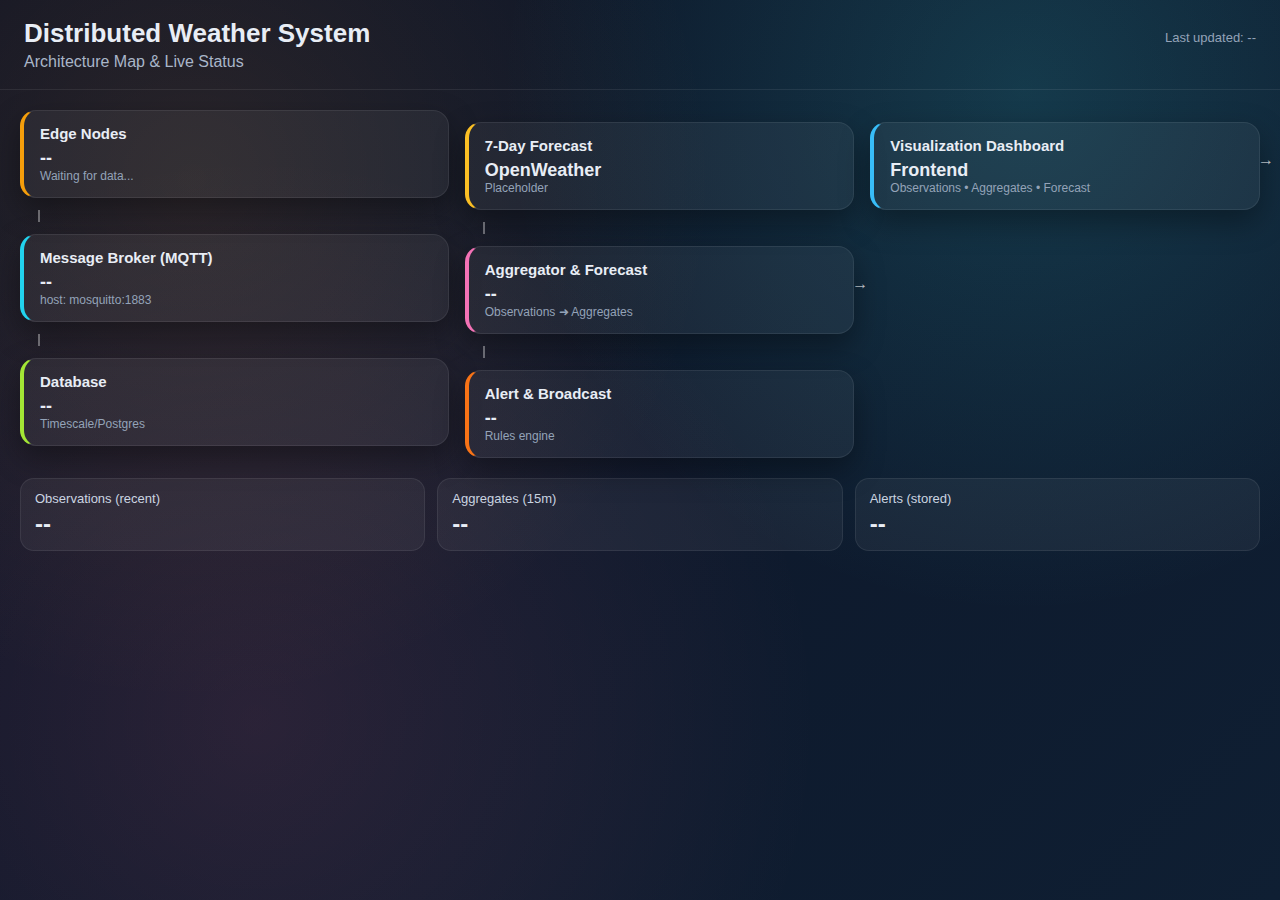
<file: frontend/backend-dashboard.html>
<!DOCTYPE html>
<html lang="en">
<head>
  <meta charset="UTF-8">
  <title>Distributed Weather System - Backend Map</title>
  <link rel="stylesheet" href="backend-dashboard.css">
</head>
<body>
  <header>
    <div>
      <h1>Distributed Weather System</h1>
      <p class="subtitle">Architecture Map & Live Status</p>
    </div>
    <div id="last-updated">Last updated: --</div>
  </header>

  <main class="diagram">
    <div class="column edge">
      <div class="box edge-box">
        <div class="title">Edge Nodes</div>
        <div class="value" id="edge-count">--</div>
        <div class="meta" id="edge-detail">Waiting for data...</div>
      </div>
      <div class="connector down"></div>
      <div class="box broker-box">
        <div class="title">Message Broker (MQTT)</div>
        <div class="value" id="mqtt-status">--</div>
        <div class="meta">host: mosquitto:1883</div>
      </div>
      <div class="connector down"></div>
      <div class="box db-box">
        <div class="title">Database</div>
        <div class="value" id="db-status">--</div>
        <div class="meta">Timescale/Postgres</div>
      </div>
    </div>

    <div class="column center">
      <div class="flow-arrow right"></div>
      <div class="box forecast-box">
        <div class="title">7-Day Forecast</div>
        <div class="value" id="forecast-status">OpenWeather</div>
        <div class="meta" id="forecast-meta">Placeholder</div>
      </div>
      <div class="flow-arrow down"></div>
      <div class="box agg-box">
        <div class="title">Aggregator & Forecast</div>
        <div class="value" id="agg-status">--</div>
        <div class="meta" id="agg-detail">Observations ➜ Aggregates</div>
      </div>
      <div class="flow-arrow down"></div>
      <div class="box alert-box">
        <div class="title">Alert & Broadcast</div>
        <div class="value" id="alert-status">--</div>
        <div class="meta" id="alert-detail">Rules engine</div>
      </div>
    </div>

    <div class="column viz">
      <div class="flow-arrow right"></div>
      <div class="box viz-box">
        <div class="title">Visualization Dashboard</div>
        <div class="value">Frontend</div>
        <div class="meta">Observations • Aggregates • Forecast</div>
      </div>
    </div>
  </main>

  <section class="metrics">
    <div class="metric">
      <div class="label">Observations (recent)</div>
      <div class="big" id="obs-count">--</div>
    </div>
    <div class="metric">
      <div class="label">Aggregates (15m)</div>
      <div class="big" id="agg-count">--</div>
    </div>
    <div class="metric">
      <div class="label">Alerts (stored)</div>
      <div class="big" id="stored-alerts">--</div>
    </div>
  </section>

  <script src="backend-dashboard.js?v=2"></script>
</body>
</html>
</file>
<file: frontend/backend-dashboard.css>
* { box-sizing: border-box; }
body {
  margin: 0;
  padding: 0;
  font-family: 'Inter', sans-serif;
  background: radial-gradient(circle at 15% 20%, rgba(255, 159, 67, 0.12), transparent 40%),
              radial-gradient(circle at 80% 10%, rgba(54, 209, 220, 0.18), transparent 40%),
              radial-gradient(circle at 20% 80%, rgba(255, 111, 145, 0.12), transparent 45%),
              linear-gradient(135deg, #0c1224, #0f1f33);
  color: #e8edf5;
  min-height: 100vh;
}
header {
  display: flex;
  justify-content: space-between;
  align-items: baseline;
  padding: 18px 24px;
  border-bottom: 1px solid rgba(255,255,255,0.08);
}
h1 { margin: 0; font-size: 26px; }
.subtitle { margin: 4px 0 0; color: #a9b6c9; }
#last-updated { color: #94a3b8; font-size: 13px; }

.diagram {
  display: grid;
  grid-template-columns: 1.1fr 1fr 1fr;
  gap: 16px;
  padding: 20px;
  align-items: start;
}
.column {
  display: flex;
  flex-direction: column;
  gap: 12px;
  position: relative;
}
.box {
  background: rgba(255,255,255,0.05);
  border: 1px solid rgba(255,255,255,0.08);
  border-radius: 16px;
  padding: 14px 16px;
  box-shadow: 0 12px 30px rgba(0,0,0,0.35);
}
.title {
  font-size: 15px;
  font-weight: 700;
  margin-bottom: 6px;
}
.value {
  font-size: 18px;
  font-weight: 700;
}
.meta {
  font-size: 12px;
  color: #94a3b8;
}
.edge-box { border-left: 4px solid #f59e0b; }
.broker-box { border-left: 4px solid #22d3ee; }
.db-box { border-left: 4px solid #a3e635; }
.forecast-box { border-left: 4px solid #fbbf24; }
.agg-box { border-left: 4px solid #f472b6; }
.alert-box { border-left: 4px solid #f97316; }
.viz-box { border-left: 4px solid #38bdf8; }

.connector.down {
  height: 12px;
  border-left: 2px dashed rgba(255,255,255,0.35);
  margin-left: 18px;
}
.flow-arrow.right::before {
  content: "→";
  color: rgba(255,255,255,0.7);
  position: absolute;
  right: -14px;
  top: 50%;
  transform: translateY(-50%);
}
.flow-arrow.down {
  height: 12px;
  border-left: 2px dashed rgba(255,255,255,0.35);
  margin: 0 0 0 18px;
}

.metrics {
  display: grid;
  grid-template-columns: repeat(auto-fit, minmax(220px, 1fr));
  gap: 12px;
  padding: 0 20px 20px;
}
.metric {
  background: rgba(255,255,255,0.05);
  border: 1px solid rgba(255,255,255,0.08);
  border-radius: 14px;
  padding: 12px 14px;
}
.metric .label { font-size: 13px; color: #cbd5e1; }
.metric .big { font-size: 24px; font-weight: 800; margin-top: 4px; }

@media (max-width: 960px) {
  .diagram { grid-template-columns: 1fr; }
  .flow-arrow.right::before { display: none; }
}
</file>
